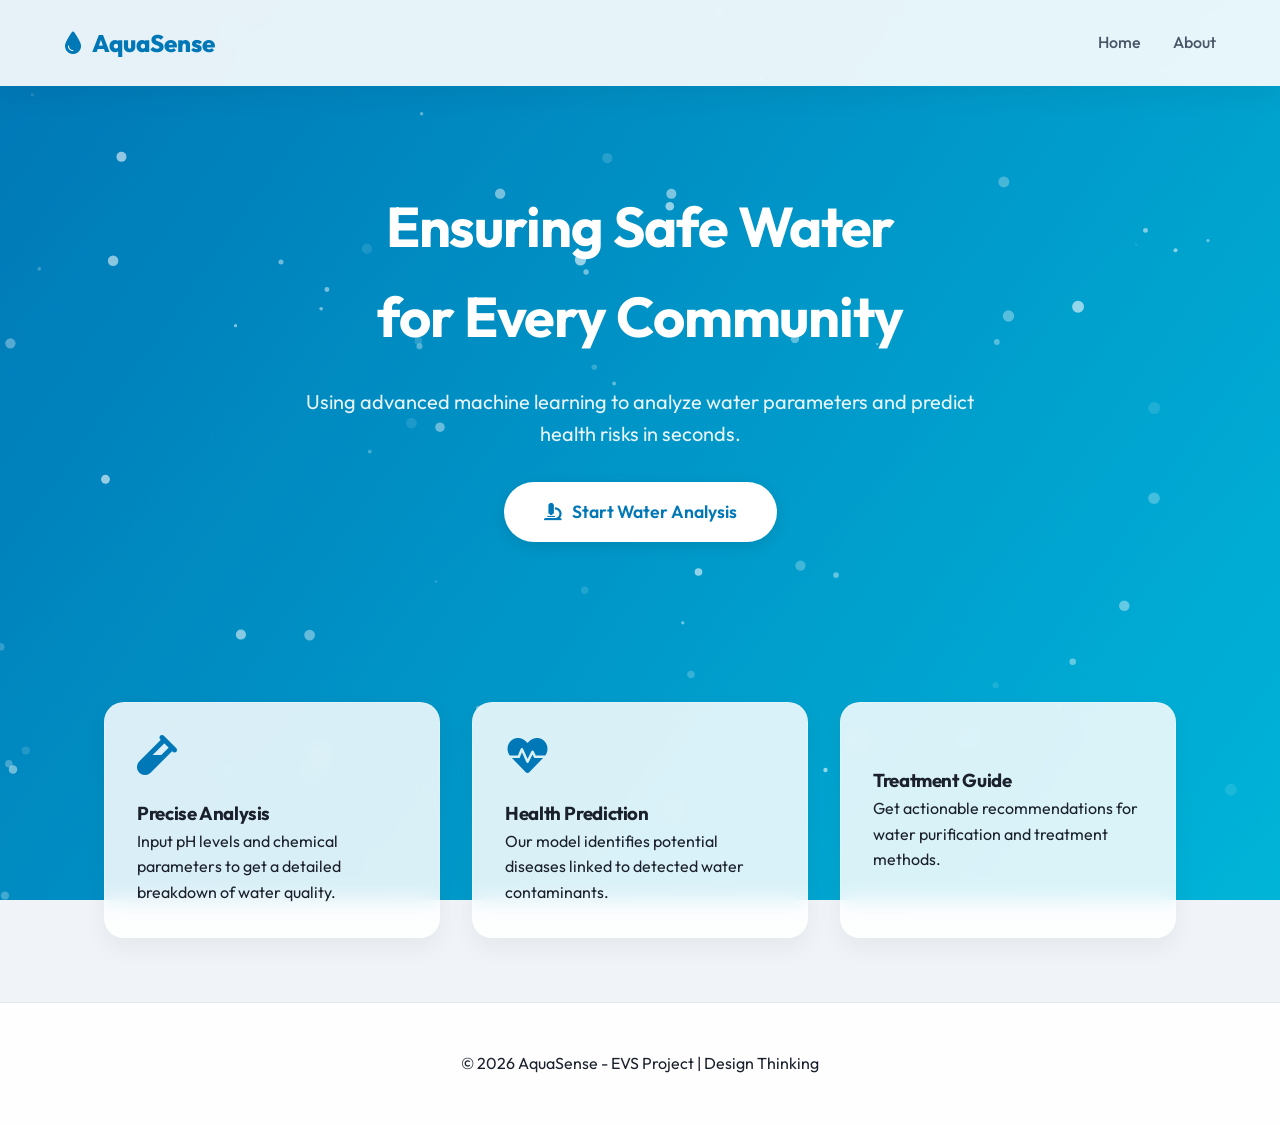
<file: index.html>
<!DOCTYPE html>
<html lang="en">
<head>
    <meta charset="UTF-8">
    <meta name="viewport" content="width=device-width, initial-scale=1.0">
    <title>Water Quality Analysis System</title>
    <meta name="description" content="AI-Powered Water Quality Analysis and Disease Prediction.">
    <link href="https://fonts.googleapis.com/css2?family=Outfit:wght@400;500;600;700;800&display=swap" rel="stylesheet">
    <link href="https://cdnjs.cloudflare.com/ajax/libs/font-awesome/6.0.0-beta3/css/all.min.css" rel="stylesheet">
    <link rel="stylesheet" href="styles.css">
</head>
<body>
    <nav class="navbar">
        <a href="index.html" class="logo">
            <i class="fas fa-droplet"></i> AquaSense
        </a>
        <div class="nav-links">
            <a href="index.html">Home</a>
            <a href="about_us.html">About</a>
        </div>
    </nav>

    <header class="hero">
        <h1>Ensuring Safe Water <br>for Every Community</h1>
        <p>Using advanced machine learning to analyze water parameters and predict health risks in seconds.</p>
        <a href="analysis.html" class="btn btn-primary">
            <i class="fas fa-microscope"></i> Start Water Analysis
        </a>
    </header>

    <div class="container">
        <div class="grid">
            <div class="card">
                <i class="fas fa-vial"></i>
                <h3>Precise Analysis</h3>
                <p>Input pH levels and chemical parameters to get a detailed breakdown of water quality.</p>
            </div>
            <div class="card">
                <i class="fas fa-heart-pulse"></i>
                <h3>Health Prediction</h3>
                <p>Our model identifies potential diseases linked to detected water contaminants.</p>
            </div>
            <div class="card">
                <i class="fas fa-faucet-drip"></i>
                <h3>Treatment Guide</h3>
                <p>Get actionable recommendations for water purification and treatment methods.</p>
            </div>
        </div>
    </div>

    <footer>
        <p>&copy; 2026 AquaSense - EVS Project | Design Thinking</p>
    </footer>

    <script src="particles.js"></script>
</body>
</html>
</file>
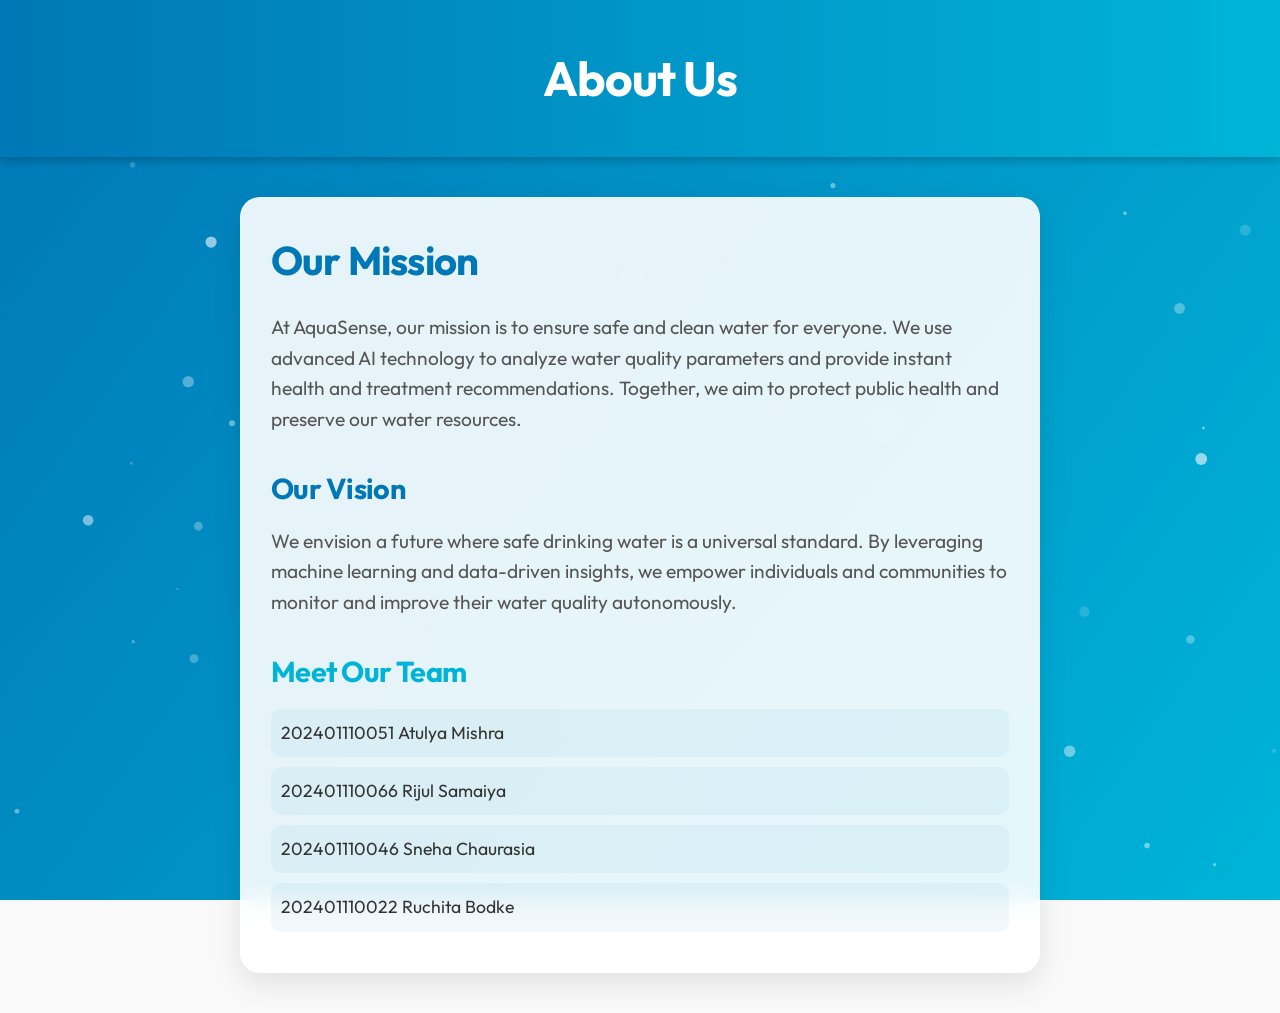
<file: about_us.html>
<!DOCTYPE html>
<html lang="en">
<head>
    <meta charset="UTF-8">
    <meta name="viewport" content="width=device-width, initial-scale=1.0">
    <title>About Us - AquaSense</title>
    <link href="https://fonts.googleapis.com/css2?family=Outfit:wght@400;600;700;800&display=swap" rel="stylesheet">
    <link rel="stylesheet" href="styles.css">
    <style>
        body {
            font-family: 'Outfit', sans-serif;
            margin: 0;
            padding: 0;
            background-color: #f9f9f9;
            color: #333;
            line-height: 1.6;
        }

        header {
            text-align: center;
            background: linear-gradient(90deg, #0077b6, #00b4d8);
            color: white;
            padding: 40px 10px;
            box-shadow: 0 4px 8px rgba(0, 0, 0, 0.2);
        }

        header h1 {
            font-size: 3em;
            margin: 0;
        }

        main {
            max-width: 800px;
            margin: 40px auto;
            padding: 30px;
            background: rgba(255, 255, 255, 0.9);
            backdrop-filter: blur(10px);
            border-radius: 20px;
            box-shadow: 0 10px 30px rgba(0, 0, 0, 0.1);
            border: 1px solid rgba(255, 255, 255, 0.3);
            position: relative;
            z-index: 10;
        }

        main h2 {
            font-size: 2.5em;
            color: #0077b6;
            margin-bottom: 20px;
        }

        main p {
            font-size: 1.2em;
            color: #555;
            margin-bottom: 20px;
        }

        .team {
            margin-top: 30px;
        }

        .team h3 {
            font-size: 1.8em;
            color: #00b4d8;
            margin-bottom: 15px;
        }

        .team ul {
            list-style: none;
            padding: 0;
        }

        .team ul li {
            font-size: 1.1em;
            color: #333;
            margin-bottom: 10px;
            padding: 10px;
            background: rgba(0, 119, 182, 0.05);
            border-radius: 10px;
        }

        .vision {
            margin-top: 30px;
        }

        .vision h3 {
            font-size: 1.8em;
            color: #0077b6;
            margin-bottom: 15px;
        }
    </style>
</head>
<body>
    <header>
        <h1>About Us</h1>
    </header>

    <main>
        <h2>Our Mission</h2>
        <p>
            At AquaSense, our mission is to ensure safe and clean water for everyone. 
            We use advanced AI technology to analyze water quality parameters and provide instant 
            health and treatment recommendations. Together, we aim to protect public health and preserve our water resources.
        </p>

        <div class="vision">
            <h3>Our Vision</h3>
            <p>
                We envision a future where safe drinking water is a universal standard. By leveraging 
                machine learning and data-driven insights, we empower individuals and communities 
                to monitor and improve their water quality autonomously.
            </p>
        </div>

        <div class="team">
            <h3>Meet Our Team</h3>
            <ul>
                <li>202401110051 Atulya Mishra</li>
                <li>202401110066 Rijul Samaiya</li>
                <li>202401110046 Sneha Chaurasia</li>
                <li>202401110022 Ruchita Bodke</li>
            </ul>
        </div>
    </main>

    <script src="particles.js"></script>
</body>
</html>
</file>
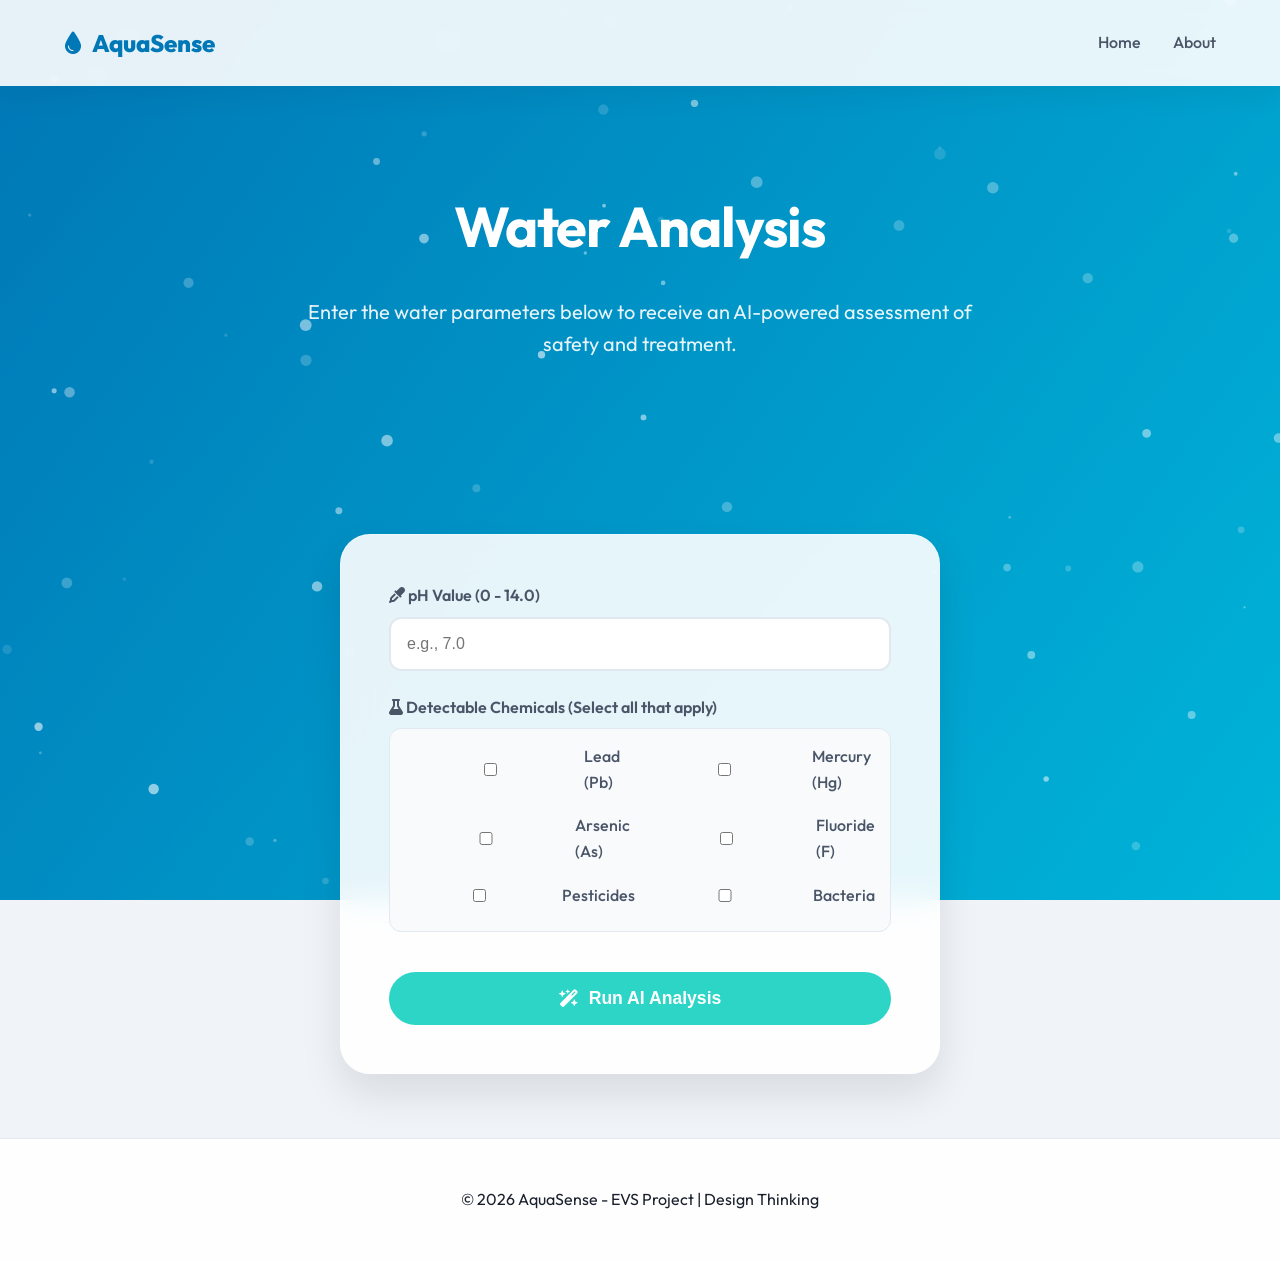
<file: analysis.html>
<!DOCTYPE html>
<html lang="en">
<head>
    <meta charset="UTF-8">
    <meta name="viewport" content="width=device-width, initial-scale=1.0">
    <title>Analyze Water Quality | AquaSense</title>
    <link href="https://fonts.googleapis.com/css2?family=Outfit:wght@400;500;600;700;800&display=swap" rel="stylesheet">
    <link href="https://cdnjs.cloudflare.com/ajax/libs/font-awesome/6.0.0-beta3/css/all.min.css" rel="stylesheet">
    <link rel="stylesheet" href="styles.css">
</head>
<body>
    <nav class="navbar">
        <a href="index.html" class="logo">
            <i class="fas fa-droplet"></i> AquaSense
        </a>
        <div class="nav-links">
            <a href="index.html">Home</a>
            <a href="about_us.html">About</a>
        </div>
    </nav>

    <header class="hero" style="padding-bottom: 8rem;">
        <h1>Water Analysis</h1>
        <p>Enter the water parameters below to receive an AI-powered assessment of safety and treatment.</p>
    </header>

    <div class="container">
        <div class="form-container">
            <form id="analysis-form">
                <div class="form-group">
                    <label for="ph"><i class="fas fa-eye-dropper"></i> pH Value (0 - 14.0)</label>
                    <input type="number" id="ph" name="ph" step="0.1" min="0" max="14" placeholder="e.g., 7.0" required>
                </div>

                <div class="form-group">
                    <label><i class="fas fa-flask"></i> Detectable Chemicals (Select all that apply)</label>
                    <div class="checkbox-grid" style="display: grid; grid-template-columns: 1fr 1fr; gap: 10px; background: #f8fafc; padding: 15px; border-radius: 12px; border: 1px solid #e2e8f0;">
                        <label style="font-weight: 500; display: flex; align-items: center; gap: 8px; cursor: pointer;">
                            <input type="checkbox" name="chemical" value="Lead"> Lead (Pb)
                        </label>
                        <label style="font-weight: 500; display: flex; align-items: center; gap: 8px; cursor: pointer;">
                            <input type="checkbox" name="chemical" value="Mercury"> Mercury (Hg)
                        </label>
                        <label style="font-weight: 500; display: flex; align-items: center; gap: 8px; cursor: pointer;">
                            <input type="checkbox" name="chemical" value="Arsenic"> Arsenic (As)
                        </label>
                        <label style="font-weight: 500; display: flex; align-items: center; gap: 8px; cursor: pointer;">
                            <input type="checkbox" name="chemical" value="Fluoride"> Fluoride (F)
                        </label>
                        <label style="font-weight: 500; display: flex; align-items: center; gap: 8px; cursor: pointer;">
                            <input type="checkbox" name="chemical" value="Pesticides"> Pesticides
                        </label>
                        <label style="font-weight: 500; display: flex; align-items: center; gap: 8px; cursor: pointer;">
                            <input type="checkbox" name="chemical" value="Bacteria"> Bacteria
                        </label>
                    </div>
                </div>

                <button type="submit" class="btn btn-action" style="width: 100%; justify-content: center; margin-top: 1rem;">
                    <i class="fas fa-wand-magic-sparkles"></i> Run AI Analysis
                </button>
            </form>
        </div>
    </div>

    <div class="loading-overlay" id="loading-overlay">
        <div class="spinner"></div>
    </div>

    <div class="popup-container" id="popup-container">
        <div class="popup-content">
            <div style="font-size: 3rem; color: var(--accent); margin-bottom: 1rem;">
                <i class="fas fa-circle-check"></i>
            </div>
            <h2>Analysis Complete</h2>
            <p style="color: var(--text-muted); margin-bottom: 1.5rem;">Based on the parameters provided, here is our assessment:</p>
            
            <div class="result-card">
                <strong>Recommended Treatment</strong>
                <span id="treatment-result" style="font-size: 1.1rem; font-weight: 600;">-</span>
            </div>
            
            <div class="result-card" style="border-left-color: #f87171;">
                <strong>Health Risks / Diseases</strong>
                <span id="disease-result" style="font-size: 1.1rem; font-weight: 600;">-</span>
            </div>

            <button id="close-popup" class="btn btn-primary" style="width: 100%; justify-content: center;">
                Start New Test
            </button>
        </div>
    </div>

    <footer>
        <p>&copy; 2026 AquaSense - EVS Project | Design Thinking</p>
    </footer>

    <script>
        document.getElementById('analysis-form').addEventListener('submit', function (event) {
            event.preventDefault();

            document.getElementById('loading-overlay').style.display = 'flex';

            const ph = document.getElementById('ph').value;
            const chemicals = Array.from(document.querySelectorAll('input[name="chemical"]:checked')).map(cb => cb.value);

            setTimeout(() => {
                fetch('http://127.0.0.1:5000/predict', {
                    method: 'POST',
                    headers: {
                        'Content-Type': 'application/json',
                    },
                    body: JSON.stringify({ ph: ph, chemicals: chemicals }),
                })
                .then(response => response.json())
                .then(data => {
                    document.getElementById('loading-overlay').style.display = 'none';
                    if (data.success) {
                        document.getElementById('treatment-result').innerText = data.treatment;
                        document.getElementById('disease-result').innerText = data.disease;
                        document.getElementById('popup-container').style.display = 'flex';
                    } else {
                        alert('Analysis failed: ' + data.error);
                    }
                })
                .catch((error) => {
                    document.getElementById('loading-overlay').style.display = 'none';
                    console.error('Error:', error);
                    alert('Server connection failed. Make sure the backend is running.');
                });
            }, 1200);
        });

        document.getElementById('close-popup').addEventListener('click', function () {
            document.getElementById('popup-container').style.display = 'none';
            document.getElementById('analysis-form').reset();
        });

        document.getElementById('popup-container').addEventListener('click', function(e) {
            if (e.target === this) {
                this.style.display = 'none';
                document.getElementById('analysis-form').reset();
            }
        });
    </script>
    <script src="particles.js"></script>
</body>
</html>
</file>
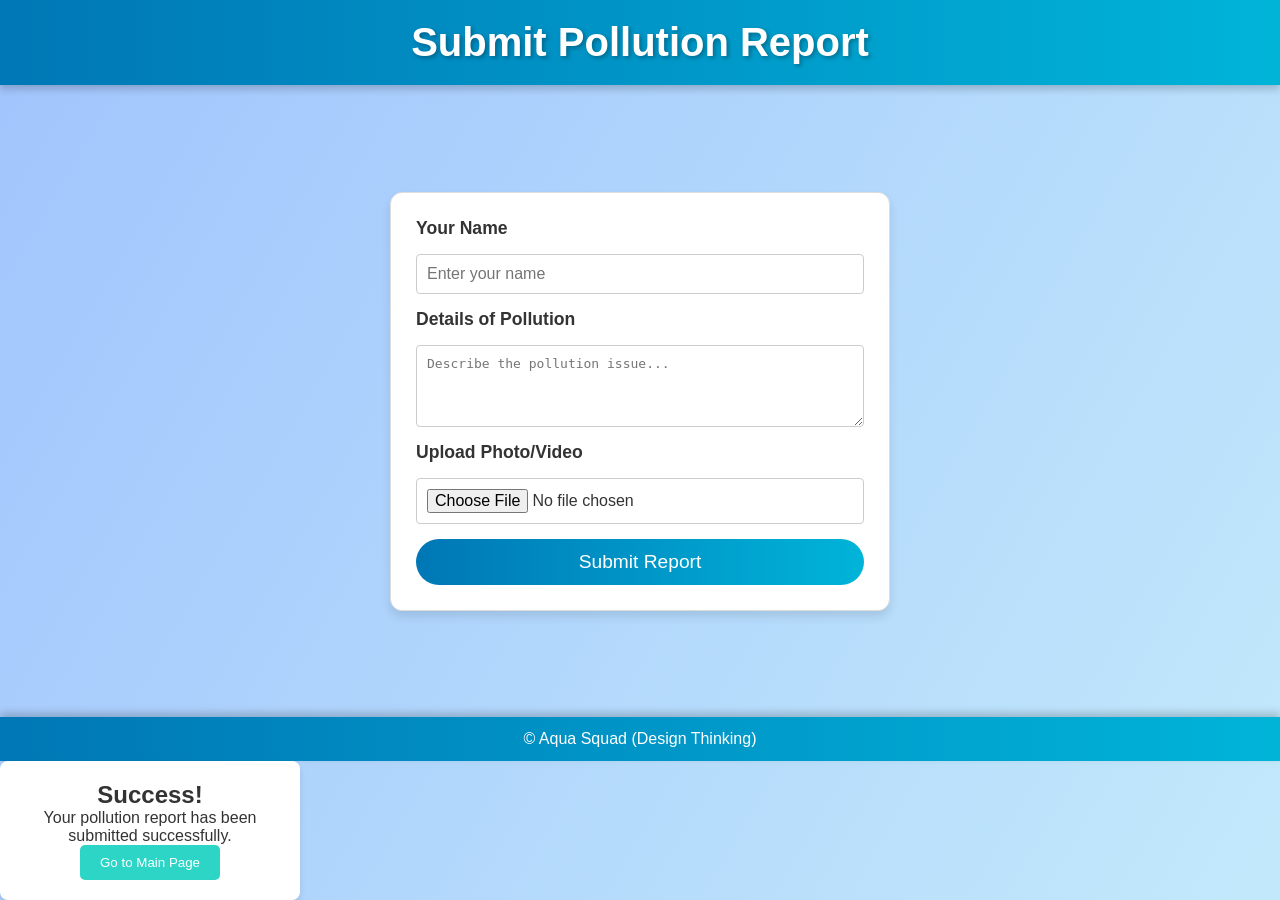
<file: report.html>
<!DOCTYPE html>
<html lang="en">
<head>
    <meta charset="UTF-8">
    <meta name="viewport" content="width=device-width, initial-scale=1.0">
    <title>Report Pollution</title>
    <style>
        /* General Styles */
        * {
            margin: 0;
            padding: 0;
            box-sizing: border-box;
        }

        html, body {
            font-family: 'Roboto', Arial, sans-serif;
            height: 100%;
            background: linear-gradient(120deg, #a1c4fd, #c2e9fb);
            color: #333;
            display: flex;
            flex-direction: column;
            overflow: hidden;
        }

        header {
            text-align: center;
            padding: 20px;
            background: linear-gradient(90deg, #0077b6, #00b4d8);
            color: white;
            width: 100%;
            box-shadow: 0 4px 8px rgba(0, 0, 0, 0.2);
        }

        header h1 {
            font-size: 2.5em;
            margin: 0;
            text-shadow: 2px 2px 4px rgba(0, 0, 0, 0.3);
        }

        main {
            flex: 1;
            display: flex;
            justify-content: center;
            align-items: center;
            width: 100%;
        }

        form {
            background: white;
            border-radius: 12px;
            padding: 25px;
            width: 100%;
            max-width: 500px;
            box-shadow: 0 6px 10px rgba(0, 0, 0, 0.1);
            border: 1px solid #ddd;
            display: flex;
            flex-direction: column;
            gap: 15px;
        }

        form label {
            font-size: 1.1em;
            color: #333;
            font-weight: bold;
        }

        form input, form textarea {
            width: 100%;
            padding: 10px;
            border: 1px solid #ccc;
            border-radius: 4px;
            font-size: 1em;
            transition: border-color 0.3s ease;
        }

        form input:focus, form textarea:focus {
            border-color: #0077b6;
            outline: none;
        }

        form button {
            background: linear-gradient(90deg, #0077b6, #00b4d8);
            color: white;
            border: none;
            border-radius: 50px;
            font-size: 1.2em;
            cursor: pointer;
            padding: 12px;
            transition: background 0.3s ease, transform 0.2s ease;
        }

        form button:hover {
            background: linear-gradient(90deg, #005f87, #0077b6);
            transform: scale(1.05);
        }

        footer {
            text-align: center;
            padding: 13px;
            background: linear-gradient(90deg, #0077b6, #00b4d8);
            color: white;
            width: 100%;
            box-shadow: 0 -4px 8px rgba(0, 0, 0, 0.2);
        }

        footer p {
            margin: 0;
            font-size: 1em;
        }

        /* Popup and Loading Screen */
        .loading-overlay {
            display: none;
            position: fixed;
            top: 0;
            left: 0;
            width: 100%;
            height: 100%;
            background-color: rgba(0, 0, 0, 0.5);
            justify-content: center;
            align-items: center;
            z-index: 9999;
        }

        .loading-overlay .spinner {
            border: 8px solid #f3f3f3;
            border-top: 8px solid #5894de;
            border-radius: 50%;
            width: 50px;
            height: 50px;
            animation: spin 1s linear infinite;
        }

       
        .popup-content {
            background: white;
            padding: 20px;
            border-radius: 8px;
            text-align: center;
            box-shadow: 0 4px 6px rgba(0, 0, 0, 0.1);
            width: 300px;
        }

        .popup-content button {
            background: #2dd5c7;
            color: white;
            padding: 10px 20px;
            border: none;
            border-radius: 5px;
            cursor: pointer;
        }

        @keyframes spin {
            0% { transform: rotate(0deg); }
            100% { transform: rotate(360deg); }
        }
    </style>
</head>

<body>
    <header>
        <h1>Submit Pollution Report</h1>
    </header>

    <main>
        <form id="pollution-form">
            <label for="name">Your Name</label>
            <input type="text" id="name" name="name" placeholder="Enter your name" required>

            <label for="pollution-details">Details of Pollution</label>
            <textarea id="pollution-details" name="details" rows="4" placeholder="Describe the pollution issue..." required></textarea>

            <label for="pollution-photo">Upload Photo/Video</label>
            <input type="file" id="pollution-photo" name="photo" accept="image/*,video/*" required>

            <button type="submit">Submit Report</button>
        </form>
    </main>

    <footer>
        <p>&copy; Aqua Squad (Design Thinking)</p>
    </footer>

    <div class="loading-overlay" id="loading-overlay">
        <div class="spinner"></div>
    </div>

    <div class="popup-container" id="popup-container">
        <div class="popup-content">
            <h2>Success!</h2>
            <p>Your pollution report has been submitted successfully.</p>
            <button id="close-popup">Go to Main Page</button>
        </div>
    </div>

    <script>
        document.getElementById('pollution-form').addEventListener('submit', function (event) {
            event.preventDefault();

            document.getElementById('loading-overlay').style.display = 'flex';

            const formData = new FormData(this);
            const xhr = new XMLHttpRequest();

            xhr.open('POST', 'submit_report.php', true);
            xhr.onload = function () {
                document.getElementById('loading-overlay').style.display = 'none';
                if (xhr.status === 200) {
                    document.getElementById('popup-container').style.display = 'flex';
                } else {
                    alert('Submission failed. Please try again.');
                }
            };
            xhr.send(formData);
        });

        document.getElementById('close-popup').addEventListener('click', function () {
            window.location.href = 'index.php';
        });
    </script>
</body>
</html>
</file>
<file: styles.css>
/* Premium Design System for Water Quality Analysis */
:root {
    --primary: #0077b6;
    --primary-dark: #005f87;
    --secondary: #00b4d8;
    --accent: #2dd5c7;
    --background: #f0f4f8;
    --card-bg: rgba(255, 255, 255, 0.85);
    --text: #1a202c;
    --text-muted: #4a5568;
    --white: #ffffff;
    --shadow: 0 10px 25px rgba(0, 0, 0, 0.05);
    --shadow-lg: 0 20px 40px rgba(0, 0, 0, 0.1);
}

* {
    margin: 0;
    padding: 0;
    box-sizing: border-box;
}

body {
    font-family: 'Outfit', 'Roboto', sans-serif;
    background-color: var(--background);
    color: var(--text);
    line-height: 1.6;
    overflow-x: hidden;
}

/* Typography */
h1, h2, h3 {
    font-weight: 700;
    letter-spacing: -0.02em;
}

/* Header & Navbar */
.navbar {
    display: flex;
    justify-content: space-between;
    align-items: center;
    padding: 1.5rem 5%;
    background: rgba(255, 255, 255, 0.9);
    backdrop-filter: blur(10px);
    box-shadow: var(--shadow);
    position: sticky;
    top: 0;
    z-index: 1000;
}

.logo {
    font-size: 1.5rem;
    font-weight: 800;
    color: var(--primary);
    text-decoration: none;
    display: flex;
    align-items: center;
    gap: 10px;
}

.nav-links {
    display: flex;
    gap: 2rem;
}

.nav-links a {
    text-decoration: none;
    color: var(--text-muted);
    font-weight: 500;
    transition: color 0.3s;
}

.nav-links a:hover {
    color: var(--primary);
}

/* Hero Section */
.hero {
    padding: 6rem 5%;
    background: transparent; /* Particles handled by particles.js */
    color: var(--white);
    text-align: center;
    position: relative;
    overflow: hidden;
}

.hero h1 {
    font-size: 3.5rem;
    margin-bottom: 1.5rem;
    animation: fadeInUp 0.8s ease-out;
}

.hero p {
    font-size: 1.25rem;
    max-width: 700px;
    margin: 0 auto 2rem;
    opacity: 0.9;
    animation: fadeInUp 1s ease-out;
}

/* Buttons */
.btn {
    display: inline-flex;
    align-items: center;
    gap: 10px;
    padding: 1rem 2.5rem;
    font-size: 1.1rem;
    font-weight: 600;
    border-radius: 50px;
    text-decoration: none;
    transition: all 0.3s;
    cursor: pointer;
    border: none;
}

.btn-primary {
    background: var(--white);
    color: var(--primary);
    box-shadow: 0 4px 15px rgba(0, 0, 0, 0.1);
}

.btn-primary:hover {
    transform: translateY(-3px);
    box-shadow: 0 8px 25px rgba(0, 0, 0, 0.2);
}

.btn-action {
    background: var(--accent);
    color: var(--white);
}

.btn-action:hover {
    background: #25b8ad;
    transform: scale(1.05);
}

/* Container */
.container {
    max-width: 1200px;
    margin: 4rem auto;
    padding: 0 5%;
}

/* Cards */
.grid {
    display: grid;
    grid-template-columns: repeat(auto-fit, minmax(300px, 1fr));
    gap: 2rem;
}

.card {
    background: rgba(255, 255, 255, 0.85);
    backdrop-filter: blur(10px);
    padding: 2rem;
    border-radius: 20px;
    box-shadow: var(--shadow);
    transition: transform 0.3s;
    text-align: left;
    border: 1px solid rgba(255, 255, 255, 0.2);
}

.card:hover {
    transform: translateY(-10px);
}

.card i {
    font-size: 2.5rem;
    color: var(--primary);
    margin-bottom: 1.5rem;
}

/* Analysis Form */
.form-container {
    background: rgba(255, 255, 255, 0.9);
    backdrop-filter: blur(15px);
    padding: 3rem;
    border-radius: 30px;
    box-shadow: var(--shadow-lg);
    max-width: 600px;
    margin: -50px auto 4rem;
    position: relative;
    z-index: 10;
    border: 1px solid rgba(255, 255, 255, 0.3);
}

.form-group {
    margin-bottom: 1.5rem;
}

.form-group label {
    display: block;
    font-weight: 600;
    margin-bottom: 0.5rem;
    color: var(--text-muted);
}

.form-group input, .form-group select {
    width: 100%;
    padding: 1rem;
    border: 2px solid #e2e8f0;
    border-radius: 12px;
    font-size: 1rem;
    transition: border-color 0.3s;
}

.form-group input:focus, .form-group select:focus {
    outline: none;
    border-color: var(--primary);
}

/* Popup and Loading Screen */
.popup-container {
    display: none;
    position: fixed;
    top: 0;
    left: 0;
    width: 100%;
    height: 100%;
    background-color: rgba(0, 0, 0, 0.5);
    justify-content: center;
    align-items: center;
    z-index: 10000;
    backdrop-filter: blur(8px);
}

.popup-content {
    background: white;
    padding: 30px;
    border-radius: 30px;
    text-align: center;
    box-shadow: 0 10px 25px rgba(0, 0, 0, 0.2);
    width: 90%;
    max-width: 500px;
    animation: zoomIn 0.4s cubic-bezier(0.34, 1.56, 0.64, 1);
}

.result-card {
    background: #f8fafc;
    padding: 1.5rem;
    border-radius: 15px;
    margin: 1.5rem 0;
    text-align: left;
    border-left: 5px solid var(--accent);
}

.result-card strong {
    color: var(--primary);
    display: block;
    font-size: 0.9rem;
    text-transform: uppercase;
    letter-spacing: 0.05em;
}

@keyframes fadeInUp {
    from { opacity: 0; transform: translateY(30px); }
    to { opacity: 1; transform: translateY(0); }
}

@keyframes zoomIn {
    from { opacity: 0; transform: scale(0.9); }
    to { opacity: 1; transform: scale(1); }
}

/* Footer */
footer {
    padding: 3rem 5%;
    background: rgba(255, 255, 255, 0.9);
    text-align: center;
    border-top: 1px solid #e2e8f0;
}

/* Loading Overlay */
.loading-overlay {
    display: none;
    position: fixed;
    inset: 0;
    background: rgba(255, 255, 255, 0.8);
    backdrop-filter: blur(4px);
    z-index: 3000;
    justify-content: center;
    align-items: center;
}

.spinner {
    width: 50px;
    height: 50px;
    border: 5px solid #e2e8f0;
    border-top-color: var(--primary);
    border-radius: 50%;
    animation: spin 1s linear infinite;
}

@keyframes spin {
    to { transform: rotate(360deg); }
}

#particle-canvas {
    position: fixed !important;
    top: 0;
    left: 0;
    z-index: -1 !important;
}
</file>
